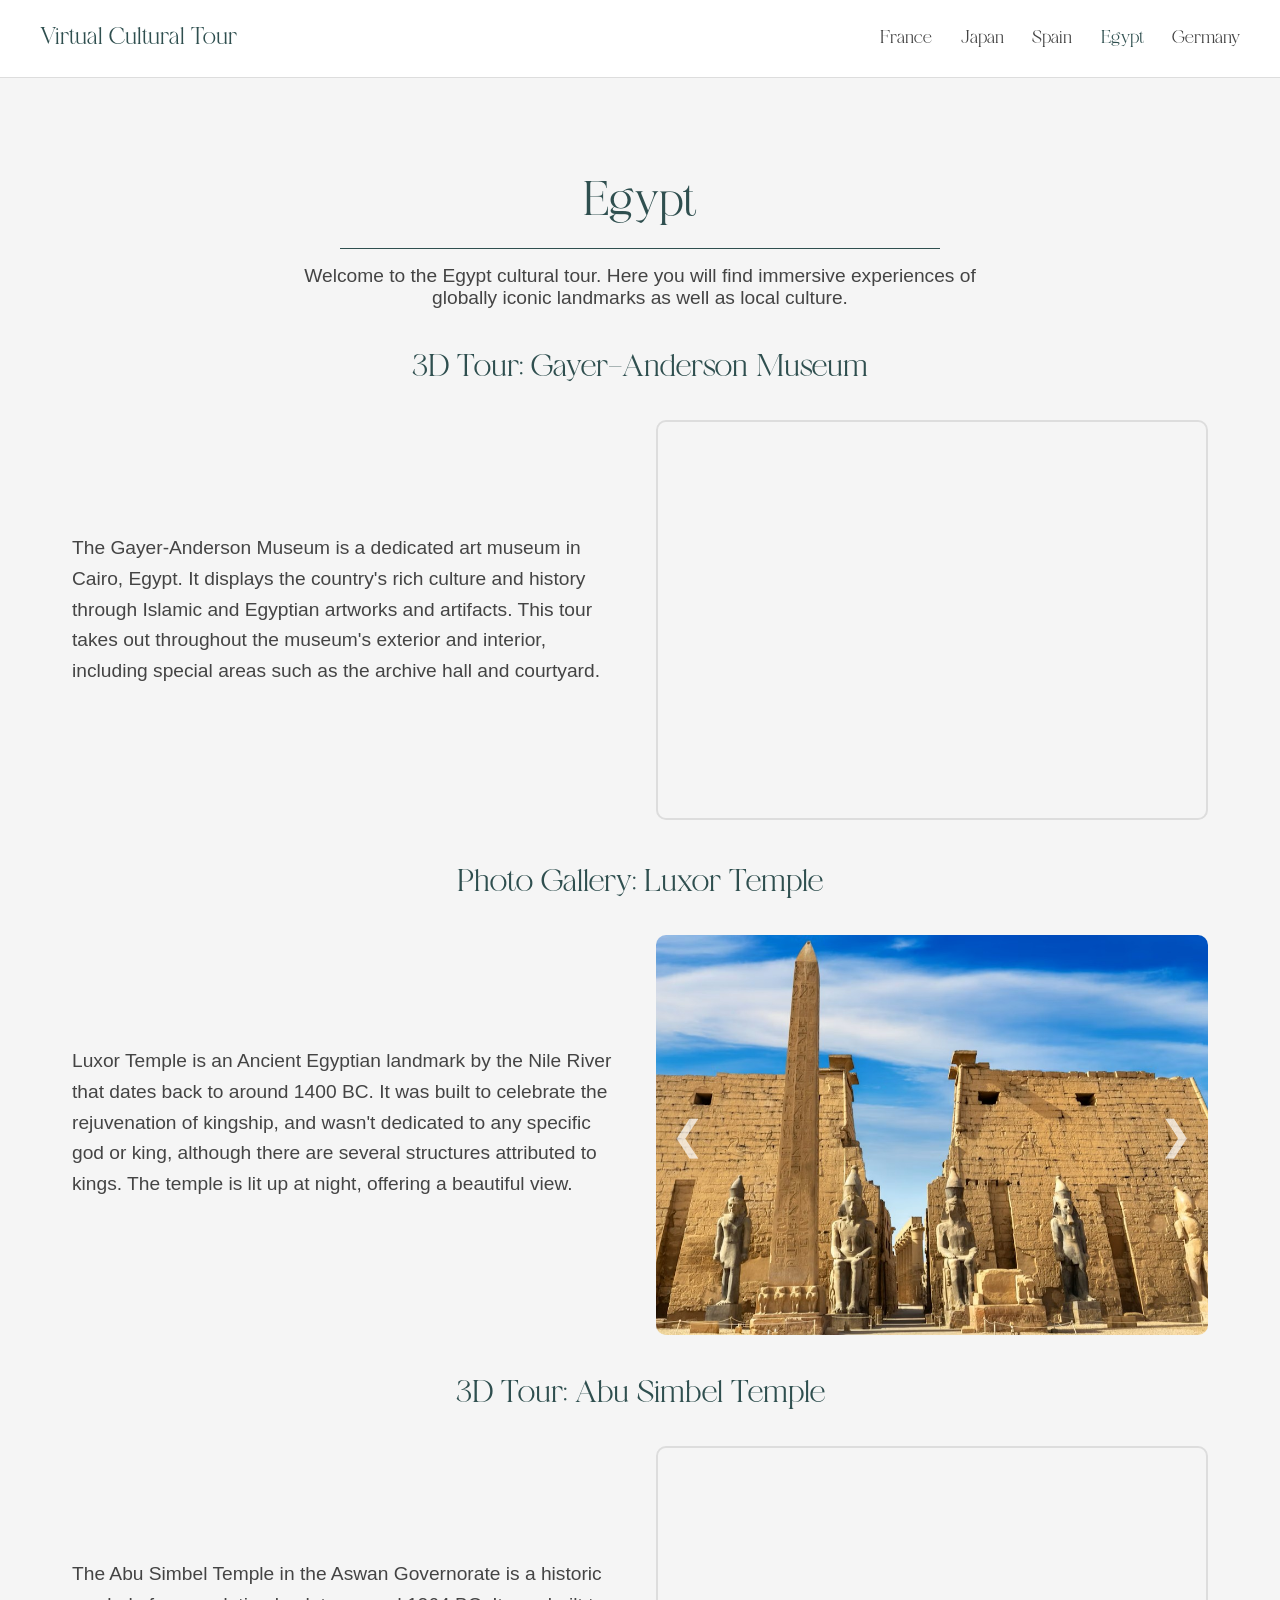
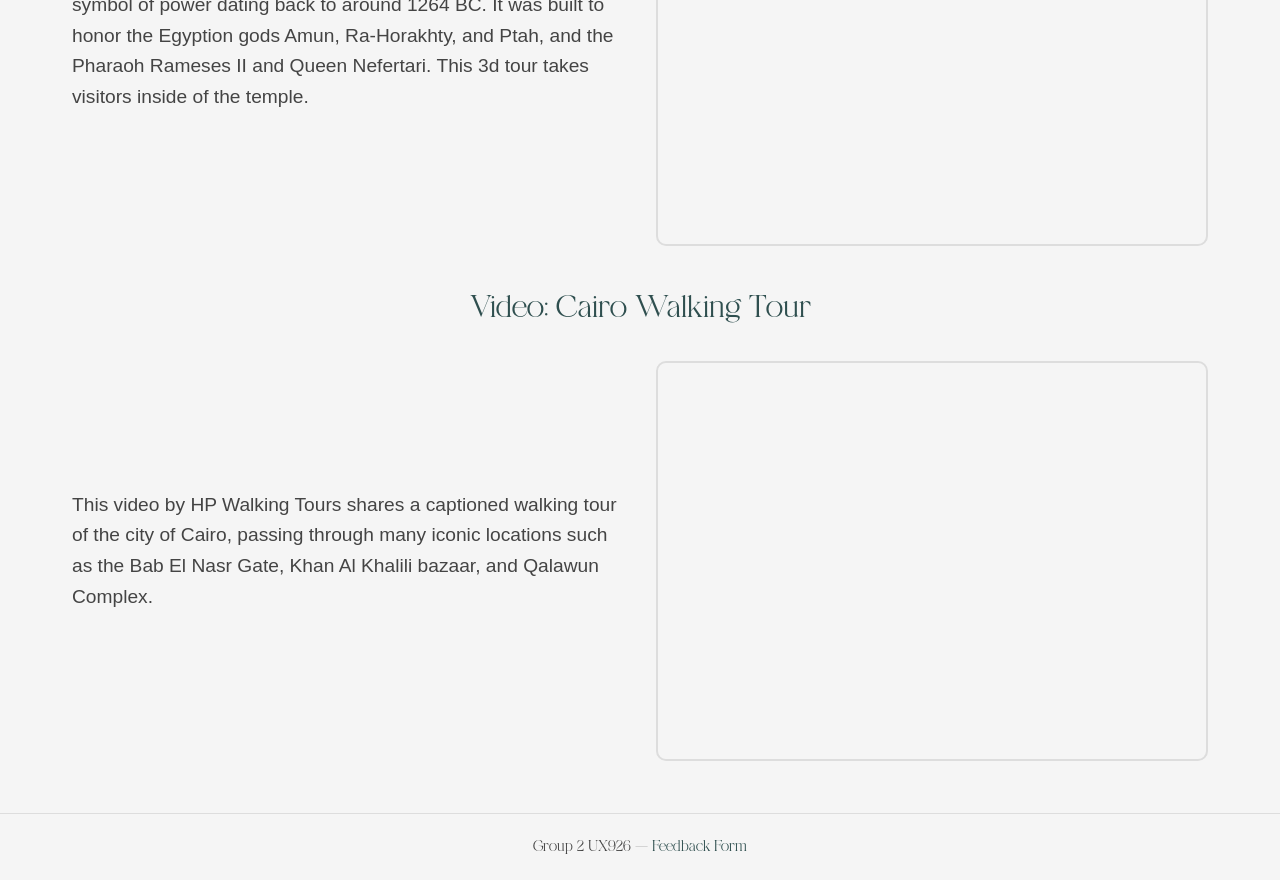
<file: egypt.html>
<!DOCTYPE html>
<html lang="en">
<head>
  <meta charset="UTF-8" />
  <meta name="viewport" content="width=device-width, initial-scale=1.0" />
  <title>Egypt — Virtual Cultural Tour</title>
  <link rel="stylesheet" href="css/style.css" />
</head>
<body>

<header class="nav-header">
  <div class="nav-container">
    <a href="index.html" class="nav-logo">Virtual Cultural Tour</a>
    <nav class="nav-links">
      <a href="france.html">France</a>
      <a href="japan.html">Japan</a>
      <a href="spain.html">Spain</a>
      <a href="egypt.html" class="active">Egypt</a>
      <a href="germany.html">Germany</a>
    </nav>
  </div>
</header>

<main class="country-page">
  <header class="intro">
    <h1>Egypt</h1>
    <div class="accent"></div>
    <p>Welcome to the Egypt cultural tour. Here you will find immersive experiences of globally iconic landmarks as well as local culture.</p>
  </header>

  <section class="section">
    <h2>3D Tour: Gayer-Anderson Museum</h2>
    <div class="split">
      <div class="text">
        <p>The Gayer-Anderson Museum is a dedicated art museum in Cairo, Egypt. It displays the country's rich culture and history through Islamic and Egyptian artworks and artifacts. This tour takes out throughout the museum's exterior and interior, including special areas such as the archive hall and courtyard.</p>
      </div>
      <div class="embed">
        <iframe src="https://my.matterport.com/show/?m=vrWe4j1FC65" allowfullscreen></iframe>
      </div>
    </div>
  </section>

  <section class="section">
    <h2>Photo Gallery: Luxor Temple</h2>
    <div class="split reverse">
      
      <!-- UPDATED CAROUSEL -->
      <div class="carousel" data-index="0">
        <button class="carousel-btn left" onclick="scrollGallery(this, -1)">&#10094;</button>

        <div class="carousel-track">
          <img src="images/luxortemple1.jpg" alt="Luxor Temple Photo 1">
          <img src="images/luxortemple2.jpg" alt="Luxor Temple Photo 2">
          <img src="images/luxortemple3.jpg" alt="Luxor Temple Photo 3">
        </div>

        <button class="carousel-btn right" onclick="scrollGallery(this, 1)">&#10095;</button>
      </div>
      <!-- END UPDATED CAROUSEL -->

      <div class="text">
        <p>Luxor Temple is an Ancient Egyptian landmark by the Nile River that dates back to around 1400 BC. It was built to celebrate the rejuvenation of kingship, and wasn't dedicated to any specific god or king, although there are several structures attributed to kings. The temple is lit up at night, offering a beautiful view.</p>
      </div>
    </div>
  </section>

  <section class="section">
    <h2>3D Tour: Abu Simbel Temple</h2>
    <div class="split">
      <div class="text">
        <p>The Abu Simbel Temple in the Aswan Governorate is a historic symbol of power dating back to around 1264 BC. It was built to honor the Egyption gods Amun, Ra-Horakhty, and Ptah, and the Pharaoh Rameses II and Queen Nefertari. This 3d tour takes visitors inside of the temple.</p>
      </div>
      <div class="embed">
        <iframe src="https://my.matterport.com/show/?m=VxYAEMXh6dW" allowfullscreen></iframe>
      </div>
    </div>
  </section>

  <section class="section">
    <h2>Video: Cairo Walking Tour</h2>
    <div class="split reverse">
      <div class="embed">
        <iframe 
          src="https://www.youtube.com/embed/48PXW6V8Cj4?si=jB2SSUFTPsQeLMVw" 
          title="Cairo Walking Tour"
          frameborder="0"
          allow="accelerometer; autoplay; clipboard-write; encrypted-media; gyroscope; picture-in-picture"
          allowfullscreen>
        </iframe>
      </div>
      <div class="text">
        <p>This video by HP Walking Tours shares a captioned walking tour of the city of Cairo, passing through many iconic locations such as the Bab El Nasr Gate, Khan Al Khalili bazaar, and Qalawun Complex.</p>
      </div>
    </div>
  </section>
</main>
<footer class="site-footer">
  <p>
    Group 2 UX926 — 
    <a href="https://forms.gle/RhVHU93aMctMad5t6" target="_blank" rel="noopener noreferrer">
      Feedback Form
    </a>
  </p>
</footer>
<script src="js/main.js"></script>
</body>

</html>
</file>
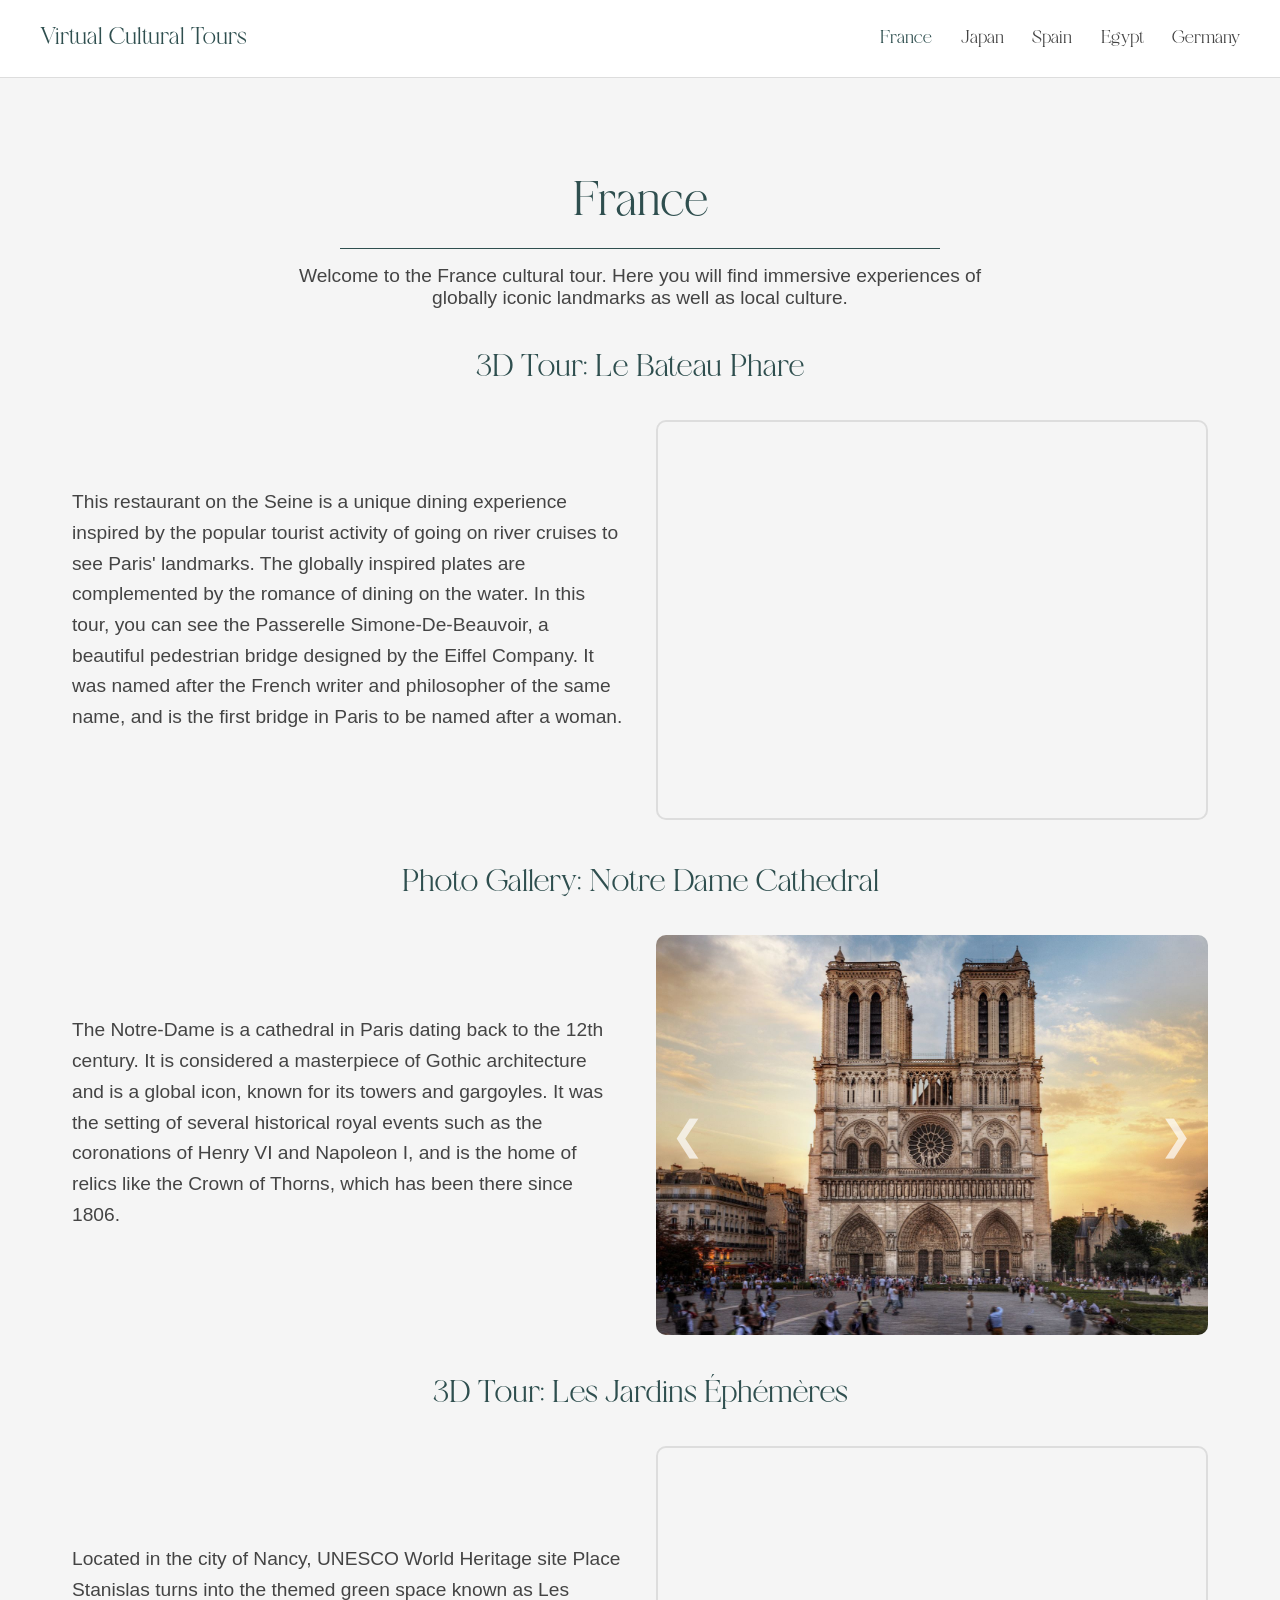
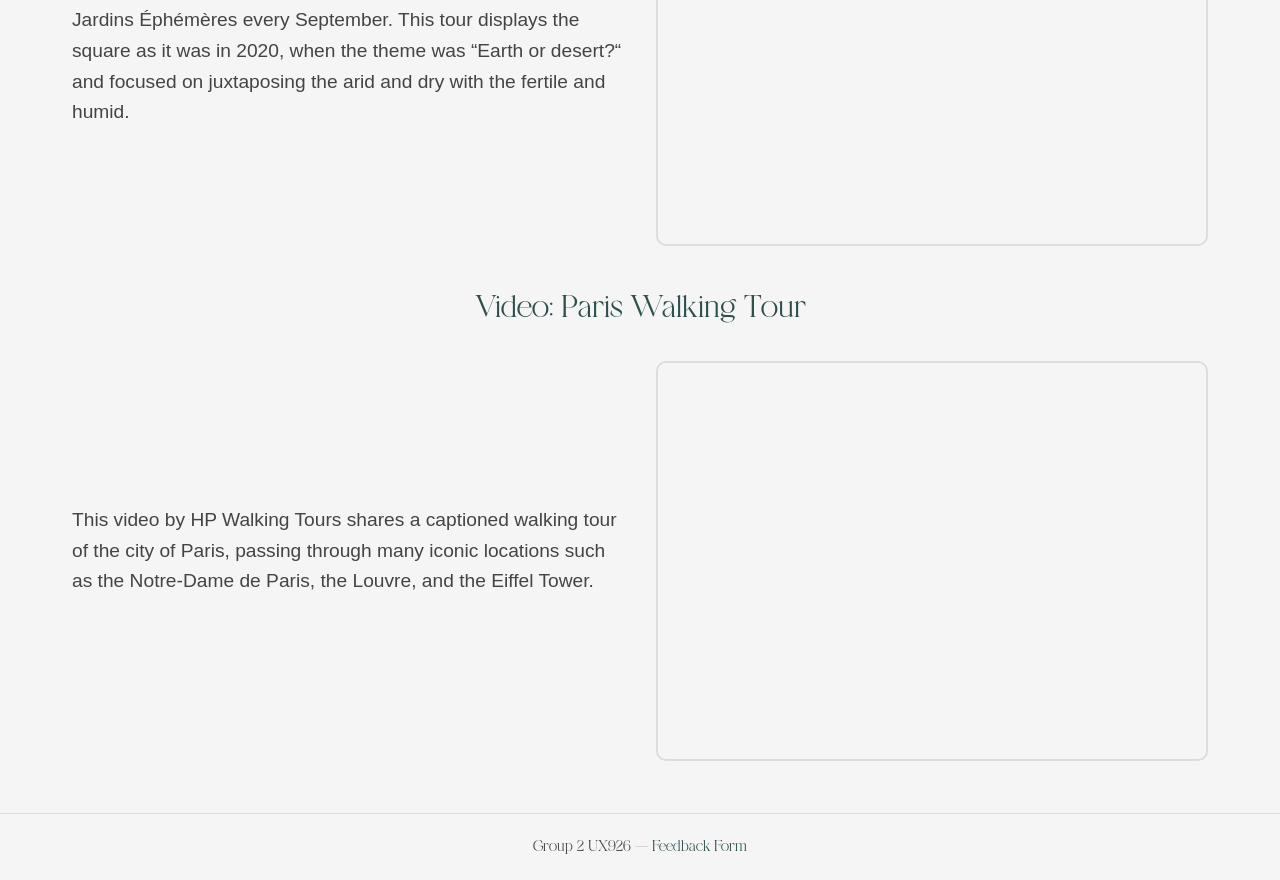
<file: france.html>
<!DOCTYPE html>
<html lang="en">
<head>
  <meta charset="UTF-8" />
  <meta name="viewport" content="width=device-width, initial-scale=1.0" />
  <title>France — Virtual Cultural Tours</title>
  <link rel="stylesheet" href="css/style.css" />
</head>
<body>

<header class="nav-header">
  <div class="nav-container">
    <a href="index.html" class="nav-logo">Virtual Cultural Tours</a>
    <nav class="nav-links">
      <a href="france.html" class="active">France</a>
      <a href="japan.html">Japan</a>
      <a href="spain.html">Spain</a>
      <a href="egypt.html">Egypt</a>
      <a href="germany.html">Germany</a>
    </nav>
  </div>
</header>

<main class="country-page">
  <header class="intro">
    <h1>France</h1>
    <div class="accent"></div>
    <p>Welcome to the France cultural tour. Here you will find immersive experiences of globally iconic landmarks as well as local culture.</p>
  </header>

  <section class="section">
    <h2>3D Tour: Le Bateau Phare</h2>
    <div class="split">
      <div class="text">
        <p>This restaurant on the Seine is a unique dining experience inspired by the popular tourist activity of going on river cruises to see Paris' landmarks. The globally inspired plates are complemented by the romance of dining on the water. In this tour, you can see the Passerelle Simone-De-Beauvoir, a beautiful pedestrian bridge designed by the Eiffel Company. It was named after the French writer and philosopher of the same name, and is the first bridge in Paris to be named after a woman.</p>
      </div>
      <div class="embed">
        <iframe src="https://my.matterport.com/show/?m=45tdwwd73cG" allowfullscreen></iframe>
      </div>
    </div>
  </section>

  <section class="section">
    <h2>Photo Gallery: Notre Dame Cathedral</h2>
    <div class="split reverse">
      
      <!-- UPDATED CAROUSEL -->
      <div class="carousel" data-index="0">
        <button class="carousel-btn left" onclick="scrollGallery(this, -1)">&#10094;</button>

        <div class="carousel-track">
          <img src="images/notredame1.png" alt="Notre Dame Photo 1">
          <img src="images/notredame2.jpg" alt="Notre Dame Photo 2">
          <img src="images/notredame3.jpg" alt="Notre Dame Photo 3">
          <img src="images/notredame4.jpg" alt="Notre Dame Photo 4">
        </div>

        <button class="carousel-btn right" onclick="scrollGallery(this, 1)">&#10095;</button>
      </div>
      <!-- END UPDATED CAROUSEL -->

      <div class="text">
        <p>The Notre-Dame is a cathedral in Paris dating back to the 12th century. It is considered a masterpiece of Gothic architecture and is a global icon, known for its towers and gargoyles. It was the setting of several historical royal events such as the coronations of Henry VI and Napoleon I, and is the home of relics like the Crown of Thorns, which has been there since 1806.</p>
      </div>
    </div>
  </section>

  <section class="section">
    <h2>3D Tour: Les Jardins Éphémères</h2>
    <div class="split">
      <div class="text">
        <p>Located in the city of Nancy, UNESCO World Heritage site Place Stanislas turns into the themed green space known as Les Jardins Éphémères every September. This tour displays the square as it was in 2020, when the theme was “Earth or desert?“ and focused on juxtaposing the arid and dry with the fertile and humid.</p>
      </div>
      <div class="embed">
        <iframe src="https://my.matterport.com/show/?m=ZsHDovEn9iX" allowfullscreen></iframe>
      </div>
    </div>
  </section>

  <section class="section">
    <h2>Video: Paris Walking Tour</h2>
    <div class="split reverse">
      <div class="embed">
        <iframe 
          src="https://www.youtube.com/embed/6BPuGeS6O4w?si=CtMD6mcLF2zaiaEW" 
          title="Paris Walking Tour"
          frameborder="0"
          allow="accelerometer; autoplay; clipboard-write; encrypted-media; gyroscope; picture-in-picture"
          allowfullscreen>
        </iframe>
      </div>
      <div class="text">
        <p>This video by HP Walking Tours shares a captioned walking tour of the city of Paris, passing through many iconic locations such as the Notre-Dame de Paris, the Louvre, and the Eiffel Tower.</p>
      </div>
    </div>
  </section>
</main>
<footer class="site-footer">
  <p>
    Group 2 UX926 — 
    <a href="https://forms.gle/RhVHU93aMctMad5t6" target="_blank" rel="noopener noreferrer">
      Feedback Form
    </a>
  </p>
</footer>
<script src="js/main.js"></script>
</body>
</html>
</file>
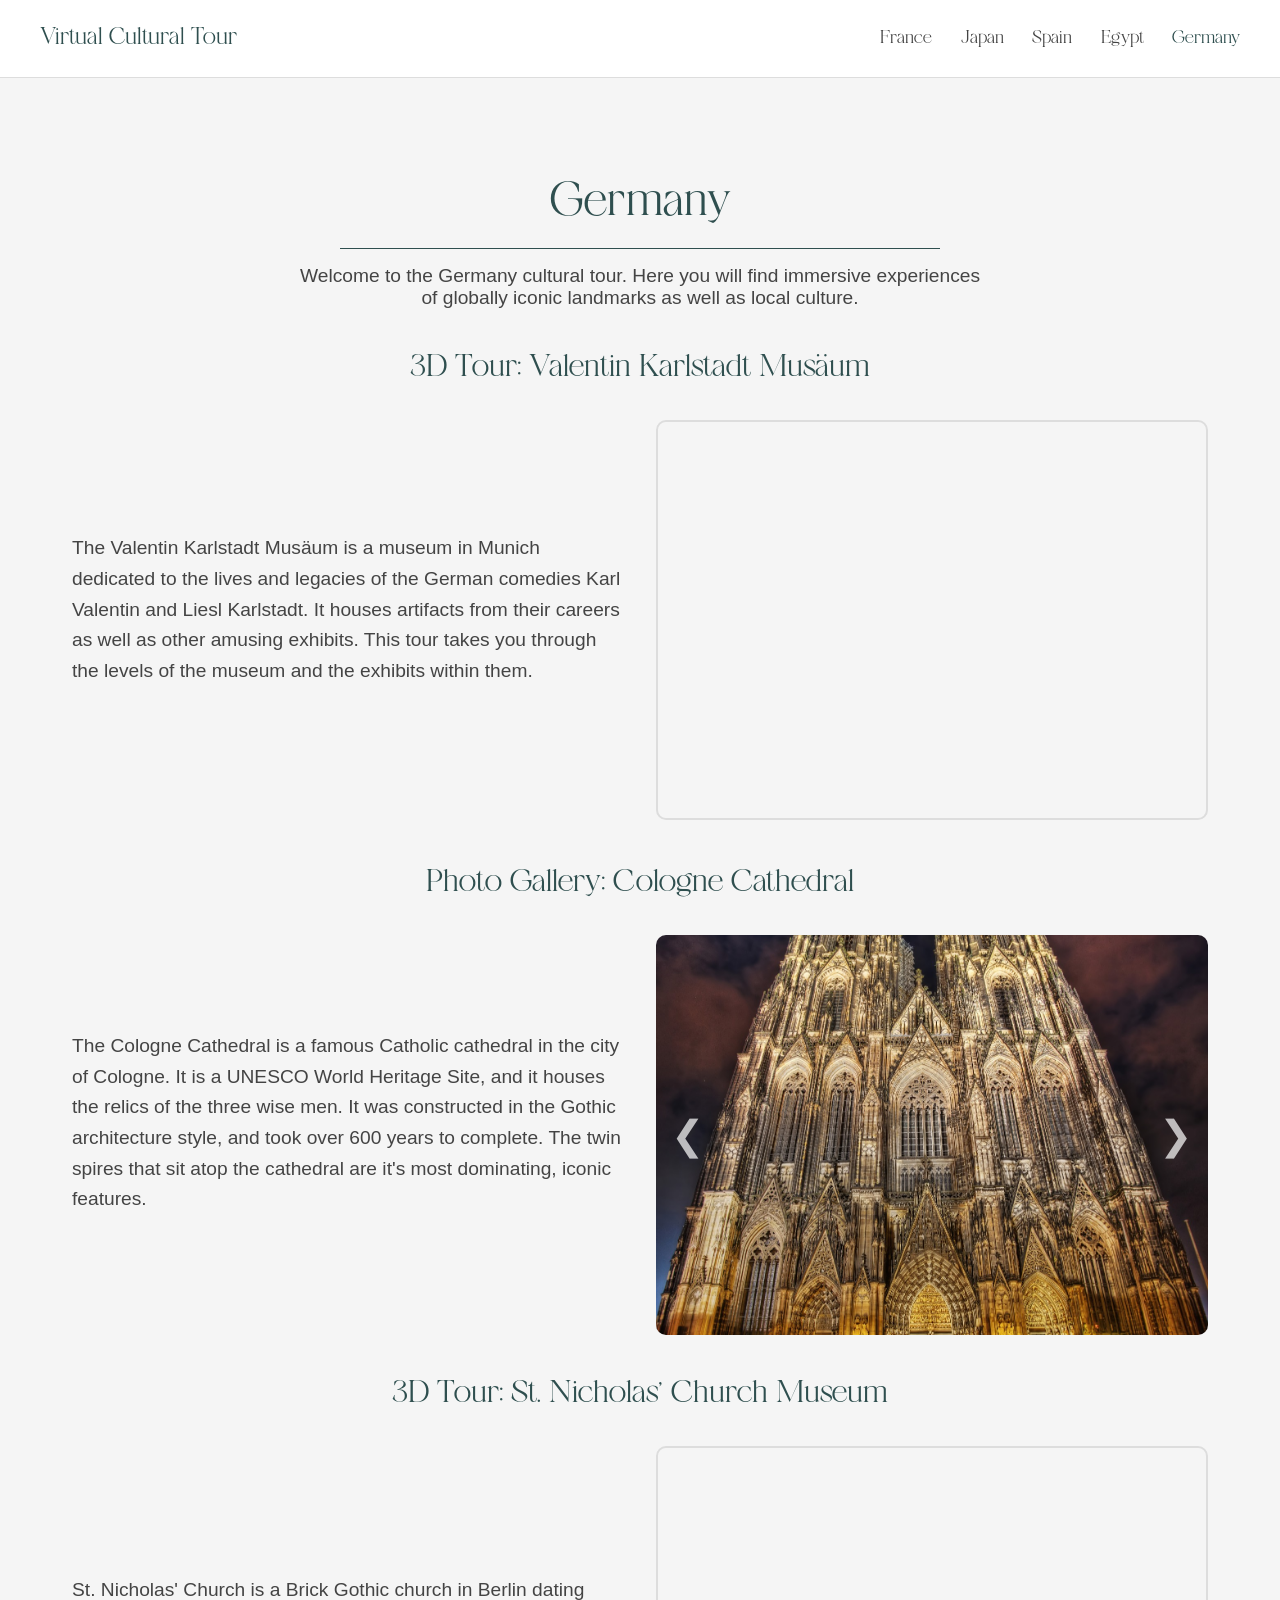
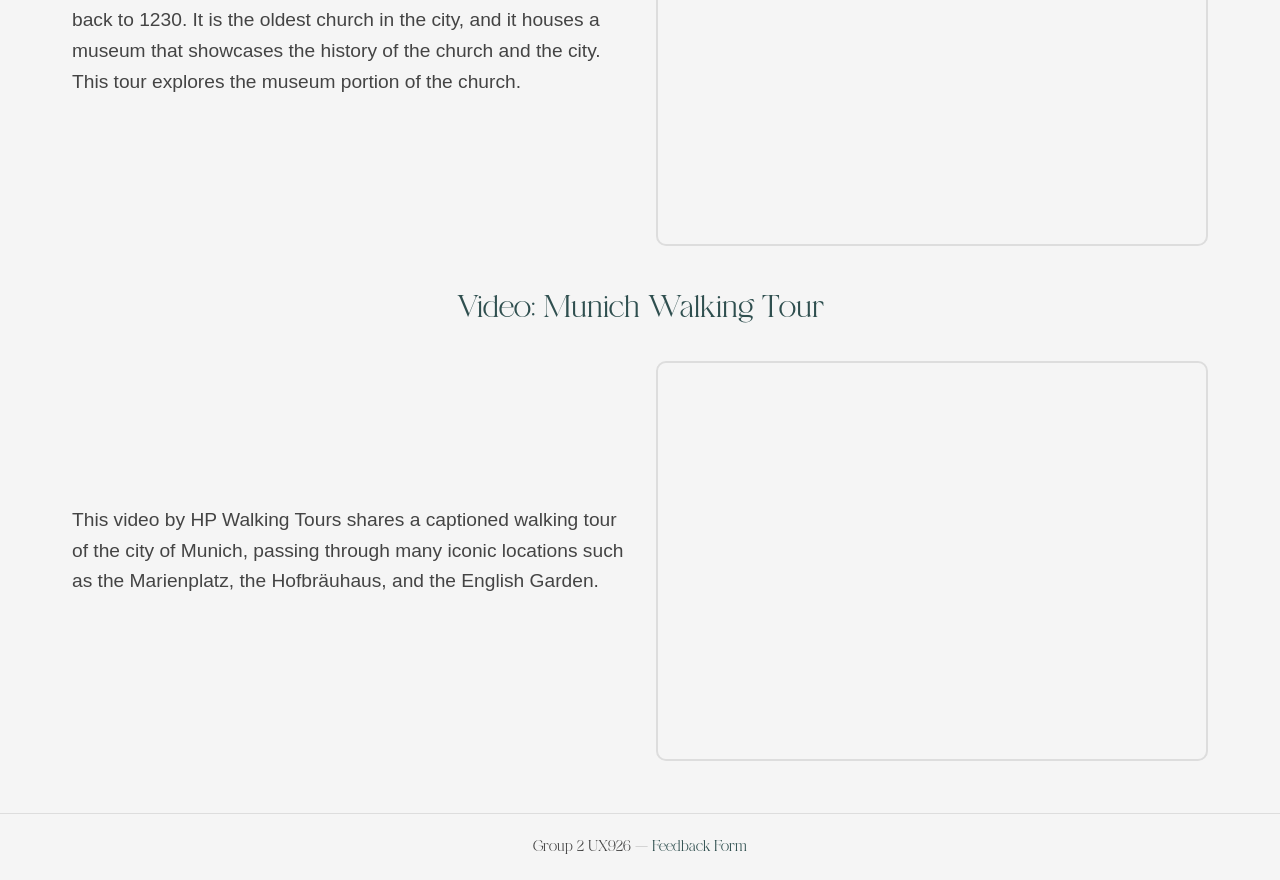
<file: germany.html>
<!DOCTYPE html>
<html lang="en">
<head>
  <meta charset="UTF-8" />
  <meta name="viewport" content="width=device-width, initial-scale=1.0" />
  <title>Germany — Virtual Cultural Tour</title>
  <link rel="stylesheet" href="css/style.css" />
</head>
<body>

<header class="nav-header">
  <div class="nav-container">
    <a href="index.html" class="nav-logo">Virtual Cultural Tour</a>
    <nav class="nav-links">
      <a href="france.html">France</a>
      <a href="japan.html">Japan</a>
      <a href="spain.html">Spain</a>
      <a href="egypt.html">Egypt</a>
      <a href="germany.html" class="active">Germany</a>
    </nav>
  </div>
</header>

<main class="country-page">
  <header class="intro">
    <h1>Germany</h1>
    <div class="accent"></div>
    <p>Welcome to the Germany cultural tour. Here you will find immersive experiences of globally iconic landmarks as well as local culture.</p>
  </header>

  <section class="section">
    <h2>3D Tour: Valentin Karlstadt Musäum</h2>
    <div class="split">
      <div class="text">
        <p>The Valentin Karlstadt Musäum is a museum in Munich dedicated to the lives and legacies of the German comedies Karl Valentin and Liesl Karlstadt. It houses artifacts from their careers as well as other amusing exhibits. This tour takes you through the levels of the museum and the exhibits within them.</p>
      </div>
      <div class="embed">
        <iframe src="https://my.matterport.com/show/?m=Rfme1PRfLwA" allowfullscreen></iframe>
      </div>
    </div>
  </section>

  <section class="section">
    <h2>Photo Gallery: Cologne Cathedral</h2>
    <div class="split reverse">
      
      <!-- UPDATED CAROUSEL -->
      <div class="carousel" data-index="0">
        <button class="carousel-btn left" onclick="scrollGallery(this, -1)">&#10094;</button>

        <div class="carousel-track">
          <img src="images/colognecathedral1.jpg" alt="Cologne Cathedral Photo 1">
          <img src="images/colognecathedral2.jpg" alt="Cologne Cathedral Photo 2">
          <img src="images/colognecathedral3.jpg" alt="Cologne Cathedral Photo 3">
        </div>

        <button class="carousel-btn right" onclick="scrollGallery(this, 1)">&#10095;</button>
      </div>
      <!-- END UPDATED CAROUSEL -->

      <div class="text">
        <p>The Cologne Cathedral is a famous Catholic cathedral in the city of Cologne. It is a UNESCO World Heritage Site, and it houses the relics of the three wise men. It was constructed in the Gothic architecture style, and took over 600 years to complete. The twin spires that sit atop the cathedral are it's most dominating, iconic features.</p>
      </div>
    </div>
  </section>

  <section class="section">
    <h2>3D Tour: St. Nicholas' Church Museum</h2>
    <div class="split">
      <div class="text">
        <p>St. Nicholas' Church is a Brick Gothic church in Berlin dating back to 1230. It is the oldest church in the city, and it houses a museum that showcases the history of the church and the city. This tour explores the museum portion of the church.</p>
      </div>
      <div class="embed">
        <iframe src="https://my.matterport.com/show/?m=EggJiKgcfBC" allowfullscreen></iframe>
      </div>
    </div>
  </section>

  <section class="section">
    <h2>Video: Munich Walking Tour</h2>
    <div class="split reverse">
      <div class="embed">
        <iframe 
          src="https://www.youtube.com/embed/xfJxNlxmTsc?si=RrwQFO1U-_3iEcVf" 
          title="Munich Walking Tour"
          frameborder="0"
          allow="accelerometer; autoplay; clipboard-write; encrypted-media; gyroscope; picture-in-picture"
          allowfullscreen>
        </iframe>
      </div>
      <div class="text">
        <p>This video by HP Walking Tours shares a captioned walking tour of the city of Munich, passing through many iconic locations such as the Marienplatz, the Hofbräuhaus, and the English Garden.</p>
      </div>
    </div>
  </section>
</main>
<footer class="site-footer">
  <p>
    Group 2 UX926 — 
    <a href="https://forms.gle/RhVHU93aMctMad5t6" target="_blank" rel="noopener noreferrer">
      Feedback Form
    </a>
  </p>
</footer>
<script src="js/main.js"></script>
</body>

</html>
</file>
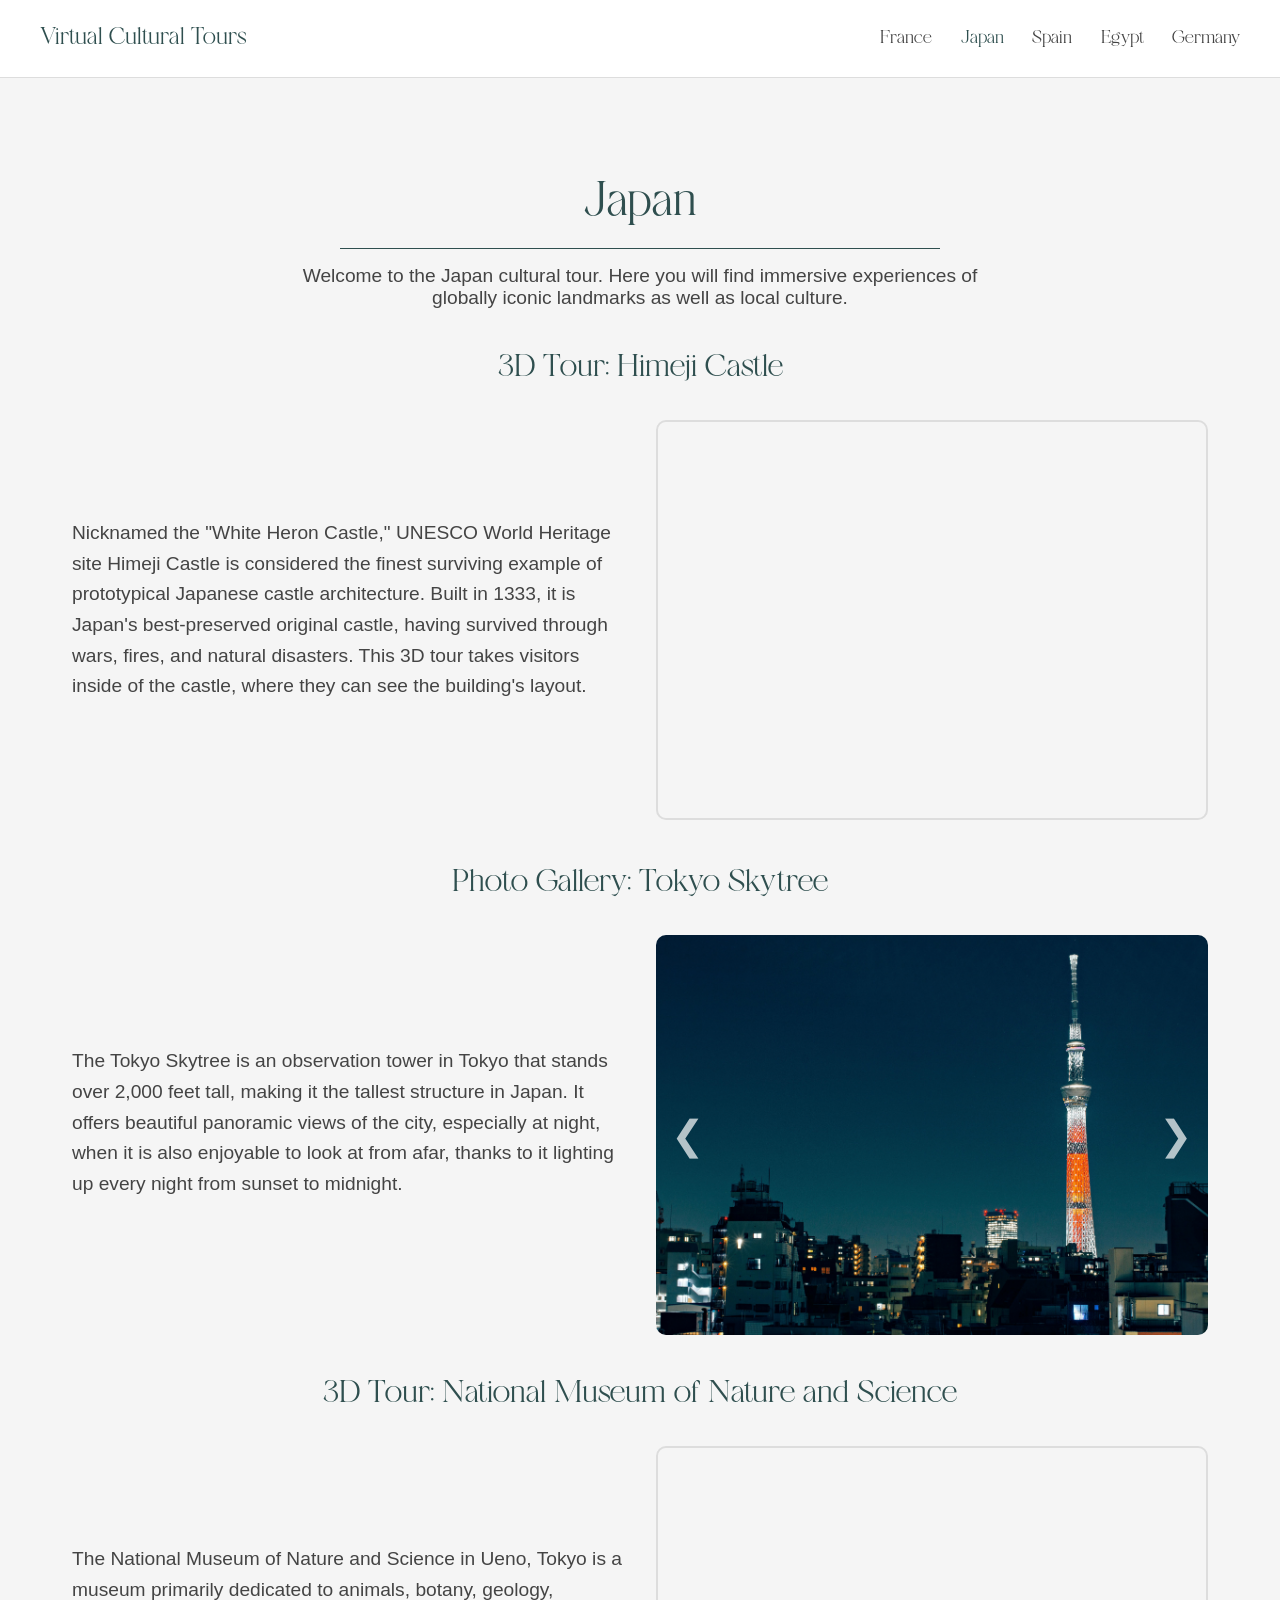
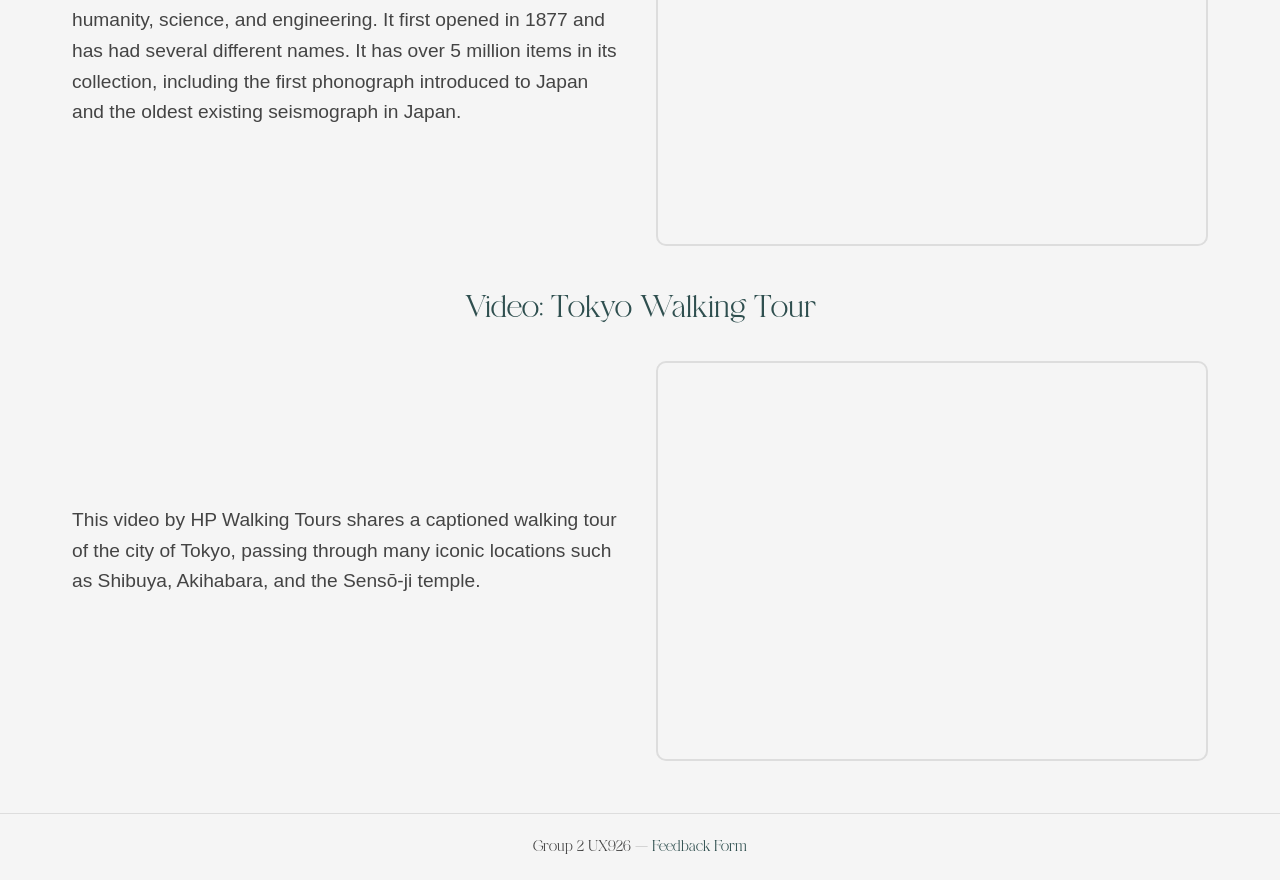
<file: japan.html>
<!DOCTYPE html>
<html lang="en">
<head>
  <meta charset="UTF-8" />
    <meta name="viewport" content="width=device-width, initial-scale=1.0" />
  <title>Japan — Virtual Cultural Tour</title>
  <link rel="stylesheet" href="css/style.css" />
</head>
<body>

<header class="nav-header">
  <div class="nav-container">
    <a href="index.html" class="nav-logo">Virtual Cultural Tours</a>
    <nav class="nav-links">
      <a href="france.html">France</a>
      <a href="japan.html" class="active">Japan</a>
      <a href="spain.html">Spain</a>
      <a href="egypt.html">Egypt</a>
      <a href="germany.html">Germany</a>
    </nav>
  </div>
</header>

<main class="country-page">
  <header class="intro">
    <h1>Japan</h1>
    <div class="accent"></div>
    <p>Welcome to the Japan cultural tour. Here you will find immersive experiences of globally iconic landmarks as well as local culture.</p>
  </header>

  <section class="section">
    <h2>3D Tour: Himeji Castle</h2>
    <div class="split">
      <div class="text">
        <p>Nicknamed the "White Heron Castle," UNESCO World Heritage site Himeji Castle is considered the finest surviving example of prototypical Japanese castle architecture. Built in 1333, it is Japan's best-preserved original castle, having survived through wars, fires, and natural disasters. This 3D tour takes visitors inside of the castle, where they can see the building's layout.</p>
      </div>
      <div class="embed">
        <iframe src="https://my.matterport.com/show/?m=RCo9GRhbpbN" allowfullscreen></iframe>
      </div>
    </div>
  </section>

  <section class="section">
    <h2>Photo Gallery: Tokyo Skytree</h2>
    <div class="split reverse">
      
      <!-- UPDATED CAROUSEL -->
      <div class="carousel" data-index="0">
        <button class="carousel-btn left" onclick="scrollGallery(this, -1)">&#10094;</button>

        <div class="carousel-track">
          <img src="images/skytree1.jpg" alt="Tokyo Skytree Photo 1">
          <img src="images/skytree2.jpg" alt="Tokyo Skytree Photo 2">
        </div>

        <button class="carousel-btn right" onclick="scrollGallery(this, 1)">&#10095;</button>
      </div>
      <!-- END UPDATED CAROUSEL -->

      <div class="text">
        <p>The Tokyo Skytree is an observation tower in Tokyo that stands over 2,000 feet tall, making it the tallest structure in Japan. It offers beautiful panoramic views of the city, especially at night, when it is also enjoyable to look at from afar, thanks to it lighting up every night from sunset to midnight.</p>
      </div>
    </div>
  </section>

  <section class="section">
    <h2>3D Tour: National Museum of Nature and Science</h2>
    <div class="split">
      <div class="text">
        <p>The National Museum of Nature and Science in Ueno, Tokyo is a museum primarily dedicated to animals, botany, geology, humanity, science, and engineering. It first opened in 1877 and has had several different names. It has over 5 million items in its collection, including the first phonograph introduced to Japan and the oldest existing seismograph in Japan.</p>
      </div>
      <div class="embed">
        <iframe src="https://my.matterport.com/show/?m=ebHHGdw8t2R" allowfullscreen></iframe>
      </div>
    </div>
  </section>

  <section class="section">
    <h2>Video: Tokyo Walking Tour</h2>
    <div class="split reverse">
      <div class="embed">
        <iframe 
          src="https://www.youtube.com/embed/Ze42hH2GzHc?si=RoMkH07FxirFyFNM" 
          title="Tokyo Walking Tour"
          frameborder="0"
          allow="accelerometer; autoplay; clipboard-write; encrypted-media; gyroscope; picture-in-picture"
          allowfullscreen>
        </iframe>
      </div>
      <div class="text">
        <p>This video by HP Walking Tours shares a captioned walking tour of the city of Tokyo, passing through many iconic locations such as Shibuya, Akihabara, and the Sensō-ji temple.</p>
      </div>
    </div>
  </section>
</main>
<footer class="site-footer">
  <p>
    Group 2 UX926 — 
    <a href="https://forms.gle/RhVHU93aMctMad5t6" target="_blank" rel="noopener noreferrer">
      Feedback Form
    </a>
  </p>
</footer>
<script src="js/main.js"></script>
</body>

</html>
</file>
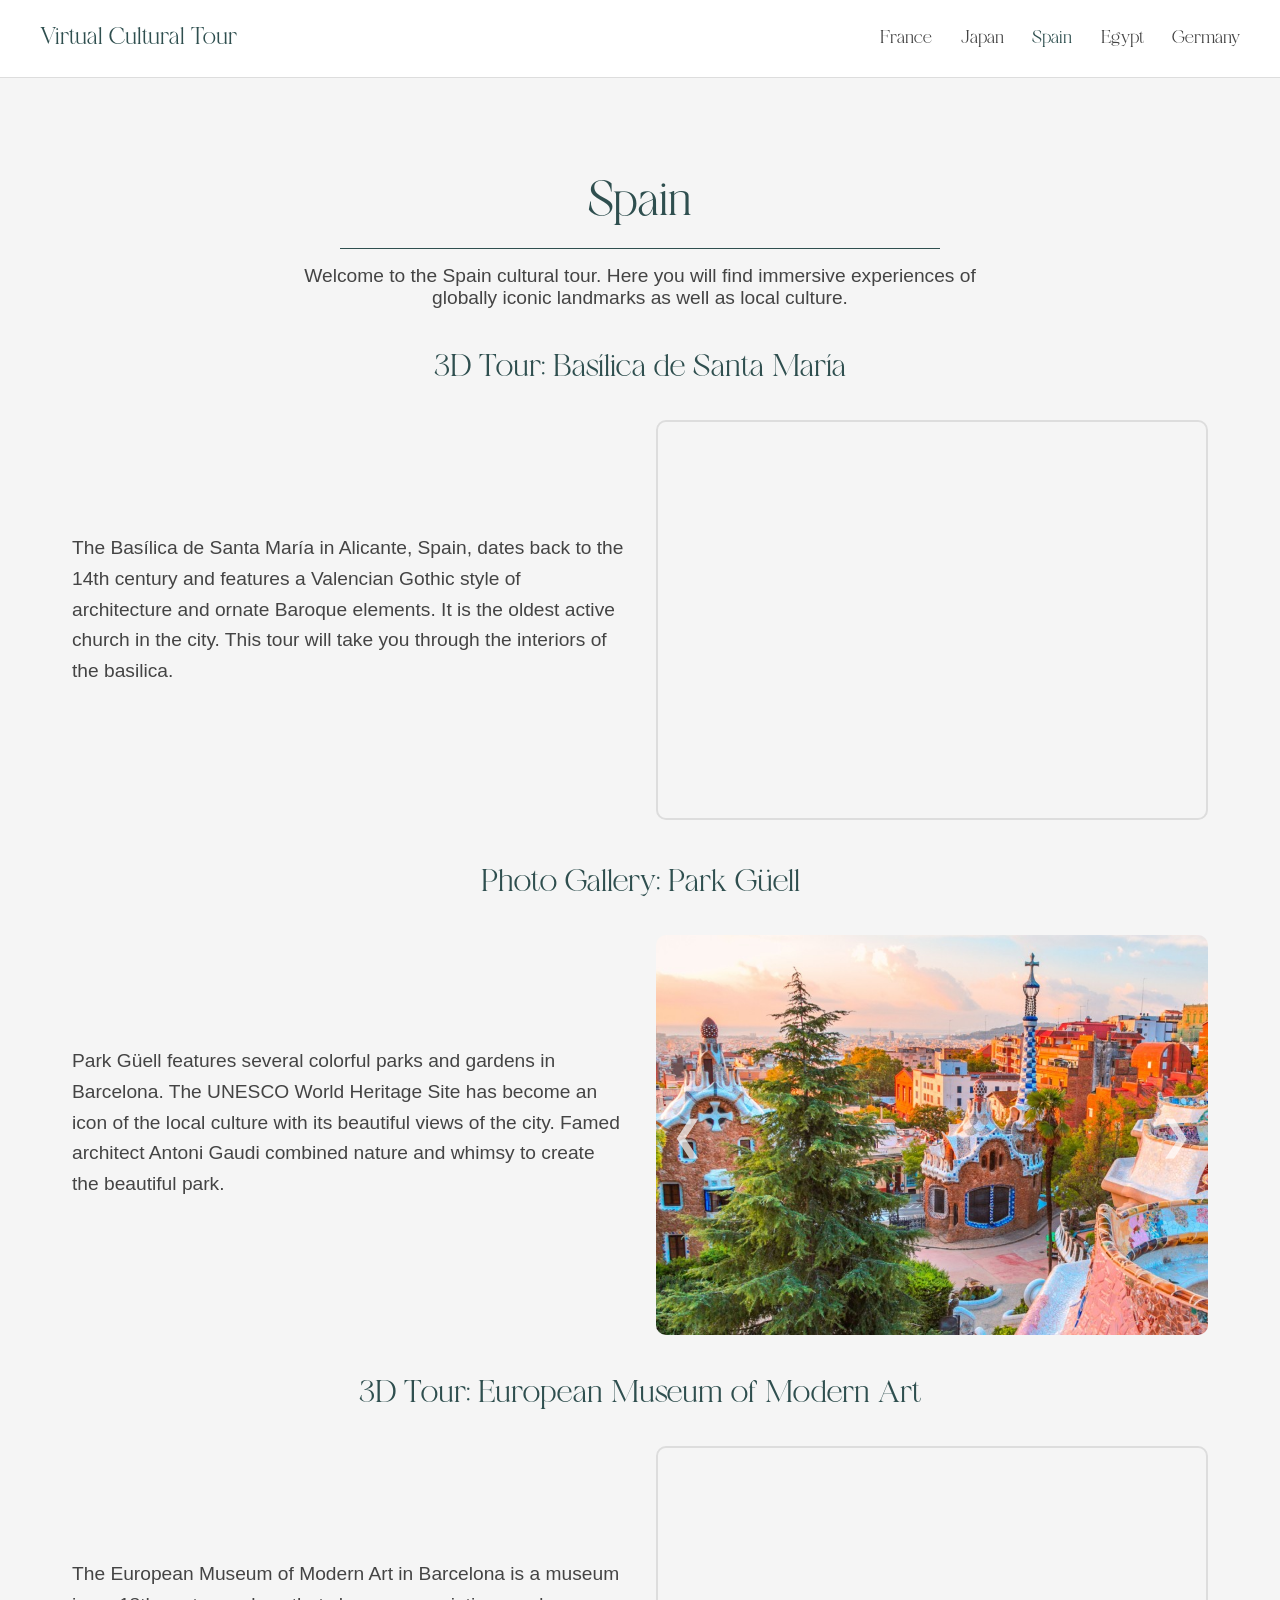
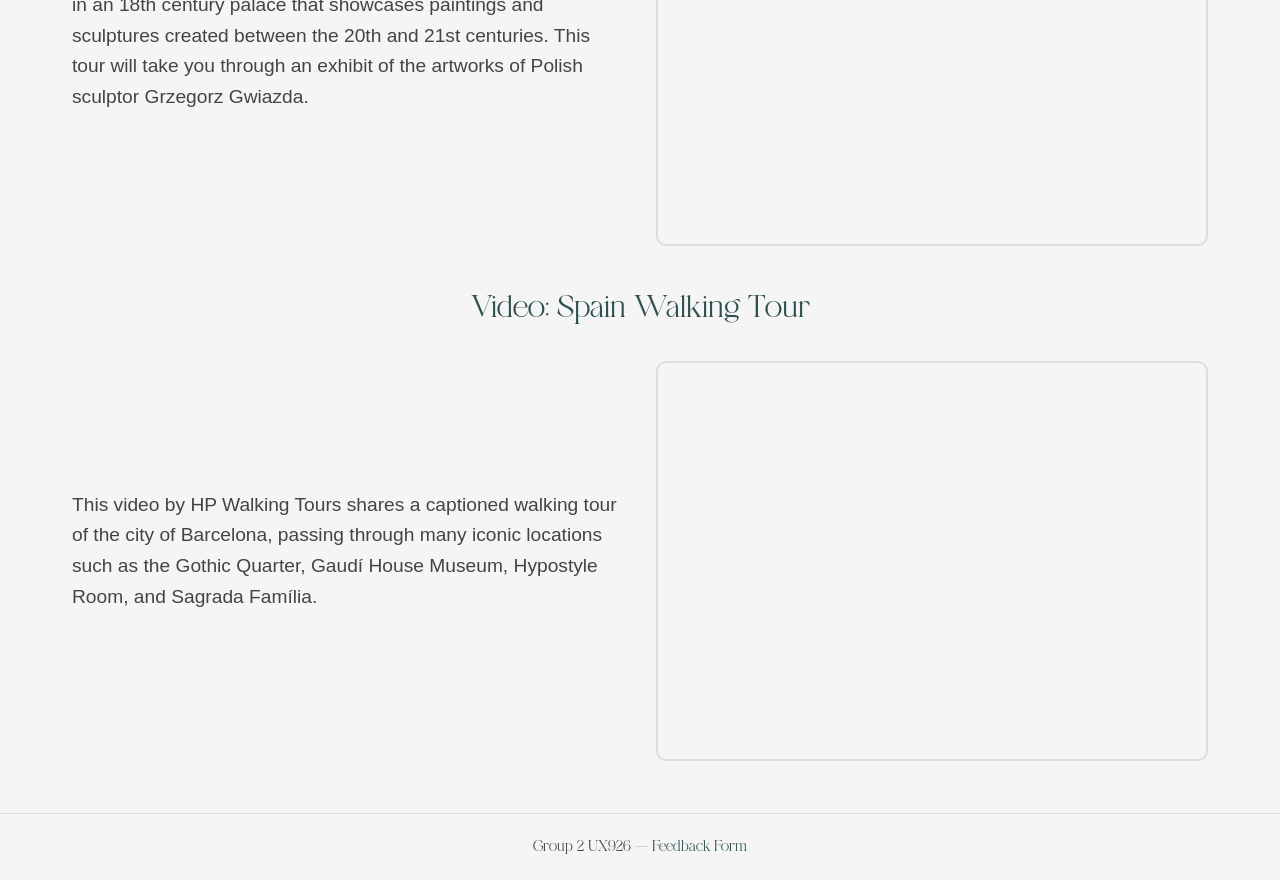
<file: spain.html>
<!DOCTYPE html>
<html lang="en">
<head>
  <meta charset="UTF-8" />
  <meta name="viewport" content="width=device-width, initial-scale=1.0" />
  <title>Spain — Virtual Cultural Tour</title>
  <link rel="stylesheet" href="css/style.css" />
</head>
<body>

<header class="nav-header">
  <div class="nav-container">
    <a href="index.html" class="nav-logo">Virtual Cultural Tour</a>
    <nav class="nav-links">
      <a href="france.html">France</a>
      <a href="japan.html">Japan</a>
      <a href="spain.html" class="active">Spain</a>
      <a href="egypt.html">Egypt</a>
      <a href="germany.html">Germany</a>
    </nav>
  </div>
</header>

<main class="country-page">
  <header class="intro">
    <h1>Spain</h1>
    <div class="accent"></div>
    <p>Welcome to the Spain cultural tour. Here you will find immersive experiences of globally iconic landmarks as well as local culture.</p>
  </header>

  <section class="section">
    <h2>3D Tour: Basílica de Santa María</h2>
    <div class="split">
      <div class="text">
        <p>The Basílica de Santa María in Alicante, Spain, dates back to the 14th century and features a Valencian Gothic style of architecture and ornate Baroque elements. It is the oldest active church in the city. This tour will take you through the interiors of the basilica.</p>
      </div>
      <div class="embed">
        <iframe src="https://my.matterport.com/show/?m=c3oS6m6stHz" allowfullscreen></iframe>
      </div>
    </div>
  </section>

  <section class="section">
    <h2>Photo Gallery: Park Güell</h2>
    <div class="split reverse">
      
      <!-- UPDATED CAROUSEL -->
      <div class="carousel" data-index="0">
        <button class="carousel-btn left" onclick="scrollGallery(this, -1)">&#10094;</button>

        <div class="carousel-track">
          <img src="images/parkguell1.jpg" alt="Park Güell Photo 1">
          <img src="images/parkguell2.jpg" alt="Park Güell Photo 2">
          <img src="images/parkguell3.jpg" alt="Park Güell Photo 3">
          <img src="images/parkguell4.jpg" alt="Park Güell Photo 4">
        </div>

        <button class="carousel-btn right" onclick="scrollGallery(this, 1)">&#10095;</button>
      </div>
      <!-- END UPDATED CAROUSEL -->

      <div class="text">
        <p>Park Güell features several colorful parks and gardens in Barcelona. The UNESCO World Heritage Site has become an icon of the local culture with its beautiful views of the city. Famed architect Antoni Gaudi combined nature and whimsy to create the beautiful park.</p>
      </div>
    </div>
  </section>

  <section class="section">
    <h2>3D Tour: European Museum of Modern Art</h2>
    <div class="split">
      <div class="text">
        <p>The European Museum of Modern Art in Barcelona is a museum in an 18th century palace that showcases paintings and sculptures created between the 20th and 21st centuries. This tour will take you through an exhibit of the artworks of Polish sculptor Grzegorz Gwiazda.</p>
      </div>
      <div class="embed">
        <iframe src="https://my.matterport.com/show/?m=trbAATJfhyx" allowfullscreen></iframe>
      </div>
    </div>
  </section>

  <section class="section">
    <h2>Video: Spain Walking Tour</h2>
    <div class="split reverse">
      <div class="embed">
        <iframe 
          src="https://www.youtube.com/embed/Z8SuL0R8dGI?si=Y84XzdeXrIBTraND" 
          title="Spain Walking Tour"
          frameborder="0"
          allow="accelerometer; autoplay; clipboard-write; encrypted-media; gyroscope; picture-in-picture"
          allowfullscreen>
        </iframe>
      </div>
      <div class="text">
        <p>This video by HP Walking Tours shares a captioned walking tour of the city of Barcelona, passing through many iconic locations such as the Gothic Quarter, Gaudí House Museum, Hypostyle Room, and Sagrada Família.</p>
      </div>
    </div>
  </section>
</main>
<footer class="site-footer">
  <p>
    Group 2 UX926 — 
    <a href="https://forms.gle/RhVHU93aMctMad5t6" target="_blank" rel="noopener noreferrer">
      Feedback Form
    </a>
  </p>
</footer>
<script src="js/main.js"></script>
</body>

</html>
</file>
<file: css/style.css>
/* ----------------------------------------------------
   CUSTOM FONT
---------------------------------------------------- */
@font-face {
  font-family: 'Tangier';
  src: url('../fonts/Tangier.otf') format('opentype');
  font-weight: 100 900;
  font-style: normal;
}

/* ----------------------------------------------------
   RESET & GLOBAL
---------------------------------------------------- */
* {
  margin: 0;
  padding: 0;
  box-sizing: border-box;
}

body {
  font-family: "Inter", sans-serif;
  background: #f5f5f5;
  color: #222;
  overflow-x: hidden;
}

:root {
  --accent: #2f4f4f;
  --max-width: 1200px;
}

/* ----------------------------------------------------
   INDEX PAGE BACKGROUND
---------------------------------------------------- */
.background {
  position: fixed;
  inset: 0;
  background: url("../images/default-bg.jpg") center/cover no-repeat;
  transition: background-image 0.5s ease, filter 0.5s ease;
  z-index: -1;
  filter: brightness(0.9);
}

/* ----------------------------------------------------
   INDEX LAYOUT
---------------------------------------------------- */
.container {
  display: grid;
  grid-template-columns: 1fr 1fr;
  height: 100vh;
  padding: 3rem;
  gap: 2rem;
}

.left-panel {
  display: flex;
  flex-direction: column;
  justify-content: center;
  padding: 2rem;
}

.left-panel h1 {
  font-family: 'Tangier', sans-serif;
  font-size: 3.2rem;
  font-weight: 300;
  color: var(--accent);
  margin-top: 2rem;
}

.accent {
  width: 600px;
  height: 1px;
  background: var(--accent);
  margin: 1rem 0;
}

.left-panel p {
  font-size: 1.2rem;
  font-weight: 200;
  max-width: 420px;
  line-height: 1.6;
  color: #444;
}

/* ----------------------------------------------------
   COUNTRY IMAGE BUTTONS
---------------------------------------------------- */
.right-panel {
  display: flex;
  flex-direction: column;
  justify-content: center;
  padding: 2rem;
  gap: 1.5rem;
  align-items: center;
}

.country-btn {
  position: relative;
  display: flex;
  align-items: center;
  justify-content: center;
  text-align: center;

  width: 400px;
  height: 100px;
  padding: 1rem;
  border-radius: 12px;
  overflow: hidden;

  color: white;
  font-size: 1.25rem;
  font-weight: 150;
  text-decoration: none;

  background-size: cover;
  background-position: center;

  transition: transform 0.3s ease, box-shadow 0.3s ease;
}

.country-btn::before {
  content: "";
  position: absolute;
  inset: 0;
  background: linear-gradient(
    to top,
    rgba(0, 0, 0, 0.65),
    rgba(0, 0, 0, 0.2)
  );
  z-index: 0;
}

.country-btn span {
  position: relative;
  z-index: 1;
  display: block;
}

.country-btn:hover {
  transform: translateX(8px) scale(1.02);
  box-shadow: 0 10px 25px rgba(0, 0, 0, 0.25);
}

/* ----------------------------------------------------
   NAVIGATION HEADER
---------------------------------------------------- */
.nav-header {
  width: 100%;
  background: white;
  border-bottom: 1px solid #ddd;
  padding: 1.5rem 2rem; /* taller header */
  position: sticky;
  top: 0;
  z-index: 1000;
}

.nav-container {
  max-width: var(--max-width);
  margin: auto;
  display: flex;
  justify-content: space-between;
  align-items: center;
}

.nav-logo {
  font-family: 'Tangier', sans-serif;
  font-weight: 600;
  font-size: 1.5rem; /* bigger logo text */
  color: var(--accent);
  text-decoration: none;
}

.nav-links a {
  font-family: 'Tangier', sans-serif; /* match titles */
  margin-left: 1.5rem;
  text-decoration: none;
  color: #444;
  font-size: 1.15rem; /* larger nav text */
  transition: 0.2s ease;
}

.nav-links a:hover {
  color: var(--accent);
}

.nav-links a.active {
  color: var(--accent);
  font-weight: 600;
}

/* ----------------------------------------------------
   COUNTRY PAGE STYLES
---------------------------------------------------- */
.country-page {
  max-width: var(--max-width);
  margin: auto;
  padding: 3rem 2rem;
  text-align: center;
}

.country-page h1 {
  font-family: 'Tangier', sans-serif;
  font-size: 3rem;
  color: var(--accent);
  font-weight: 300;
  margin-top: 3rem;
}

.country-page .accent {
  margin: 1rem auto;
}

.country-page p {
  font-size: 1.2rem;
  color: #444;
  max-width: 700px;
  margin: 0.5rem auto 2rem auto;
  font-weight: 250;
}

.section h2 {
  font-family: 'Tangier', sans-serif;
  font-size: 2rem;
  color: var(--accent);
  margin-top: 2.5rem;
  margin-bottom: 2rem;
  font-weight: 275;
}

.split {
  display: flex;
  justify-content: space-between;
  align-items: center;
  gap: 2rem;
  text-align: left;
}

.split.reverse {
  flex-direction: row-reverse;
}

.text {
  flex: 1;
  font-size: 1.1rem;
  line-height: 1.6;
}

.embed {
  flex: 1;
}

.embed iframe,
.embed img,
.embed video {
  width: 100%;
  height: 400px;
  border-radius: 10px;
  object-fit: cover;
  border: 2px solid #ddd;
}

/* ----------------------------------------------------
   SINGLE-IMAGE CAROUSEL
---------------------------------------------------- */

.carousel {
  position: relative;
  flex: 1;                /* behaves like .embed */
  max-width: 100%;
  overflow: hidden;
}

.carousel-track {
  display: flex;
  transition: transform 0.4s ease;
  width: 100%;
}

.carousel img {
  min-width: 100%;        /* one image at a time */
  height: 400px;
  object-fit: cover;
  border-radius: 10px;
}

/* Arrow Buttons */
.carousel-btn {
  position: absolute;
  top: 50%;
  transform: translateY(-50%);
  background: transparent;      /* no white bubble */
  border: none;
  font-size: 2.5rem;            /* slightly larger */
  font-weight: 300;             /* thinner arrow */
  color: white;
  cursor: pointer;
  padding: 0;
  transition: 0.25s ease;
  z-index: 10;
  opacity: 0.7;
}

.carousel-btn.left {
  left: 15px;
}

.carousel-btn.right {
  right: 15px;
}

.carousel-btn:hover {
  opacity: 1;
  transform: translateY(-50%) scale(1.15);
}

/* ----------------------------------------------------
   RESPONSIVE
---------------------------------------------------- */
@media (max-width: 900px) {

  .container {
    grid-template-columns: 1fr;
    text-align: center;
  }

  .right-panel {
    align-items: center;
  }

  .country-btn {
    width: 80%;
  }

  .split,
  .split.reverse {
    flex-direction: column;
    text-align: center;
  }

  .nav-container {
    flex-direction: column;
    gap: 1rem;
  }

  .nav-links a {
    margin-left: 0;
    margin-right: 1rem;
  }

  .carousel img {
    width: 280px;
    height: 200px;
  }
}

/* ----------------------------------------------------
   SITE FOOTER
---------------------------------------------------- */
.site-footer {
  text-align: center;
  padding: 1.5rem 2rem;
  background: #f5f5f5;
  border-top: 1px solid #ddd;
  font-size: 0.95rem;
  color: #444;
  font-family: 'Tangier', sans-serif;
}

.site-footer a {
  color: var(--accent);
  text-decoration: none;
  font-weight: 500;
}

.site-footer a:hover {
  text-decoration: underline;
}

/* ----------------------------------------------------
   MOBILE OPTIMIZATIONS (smartphones)
   Single consolidated block with centered accent and titles
---------------------------------------------------- */
@media (max-width: 480px) {

  /* Layout adjustments */
  .container {
    grid-template-columns: 1fr;
    padding: 1.25rem;
    gap: 1rem;
    height: auto;            /* avoid full-viewport forcing issues */
    min-height: 100vh;
  }

  .left-panel,
  .right-panel {
    padding: 1rem;
  }

  /* Header / nav */
  .nav-header {
    padding: 0.9rem 1rem;
  }

  .nav-container {
    flex-direction: column;
    align-items: stretch;
    gap: 0.5rem;
  }

  .nav-logo {
    font-size: 1.15rem;
    margin: 0 auto; /* center when stacked */
    text-align: center;
  }

  .nav-links {
    display: flex;
    flex-wrap: wrap;
    justify-content: center;
    gap: 0.5rem;
  }

  .nav-links a {
    font-size: 1rem;
    margin: 0;
    padding: 0.25rem 0.5rem;
  }

  /* Left panel (hero) scaling + centered title */
  .left-panel h1 {
    font-size: 2rem;
    margin-top: 1rem;
    text-align: center;
  }

  /* center accent line under titles on mobile */
  .accent {
    width: 140px;
    margin: 0.75rem auto;
  }

  .left-panel p {
    font-size: 1rem;
    max-width: 100%;
  }

  /* Country buttons */
  .right-panel {
    gap: 0.75rem;
  }

  .country-btn {
    width: 92%;
    height: 72px;
    padding: 0.6rem;
    border-radius: 10px;
    font-size: 1rem;
  }

  .country-btn:hover {
    transform: translateX(6px) scale(1.01);
  }

  /* Country page content - centered title */
  .country-page {
    padding: 1.5rem 1rem;
    text-align: center;
  }

  .country-page h1 {
    font-size: 2rem;
    margin-top: 1.5rem;
    text-align: center;
  }

  .section h2 {
    font-size: 1.5rem;
    margin-top: 1.5rem;
    margin-bottom: 1rem;
  }

  .split,
  .split.reverse {
    flex-direction: column;
    gap: 1rem;
    text-align: center;
  }

  .text {
    font-size: 1rem;
  }

  .embed iframe,
  .embed img,
  .embed video,
  .carousel img {
    height: 180px;
    width: 100%;
    border-radius: 8px;
  }

  .carousel {
    min-height: 180px;
  }

  /* Footer */
  .site-footer {
    padding: 1rem;
    font-size: 0.95rem;
  }

  /* Background performance on mobile */
  .background {
    background-position: center top;
    background-size: cover;
    background-attachment: scroll; /* avoid fixed backgrounds which can cause jank on iOS/Android */
    filter: brightness(0.88);
  }
}

.external-btn {
  display: inline-block;
  background: #ffffff;
  color: #000;
  padding: 14px 22px;
  border-radius: 10px;
  text-decoration: none;
  font-size: 1rem;
  font-weight: 300;
  width: 100%;
  max-width: 600px;   /* keeps the whole sentence on one line */
  text-align: center;
  box-shadow: 0 2px 6px rgba(0,0,0,0.08);
  transition: background 0.2s ease, transform 0.2s ease;
}

.external-btn:hover {
  background: #f2f2f2;
  transform: translateY(-2px);
}

.btn-section {
  margin-top: 60px;
  display: flex;
  justify-content: center;
}
</file>
